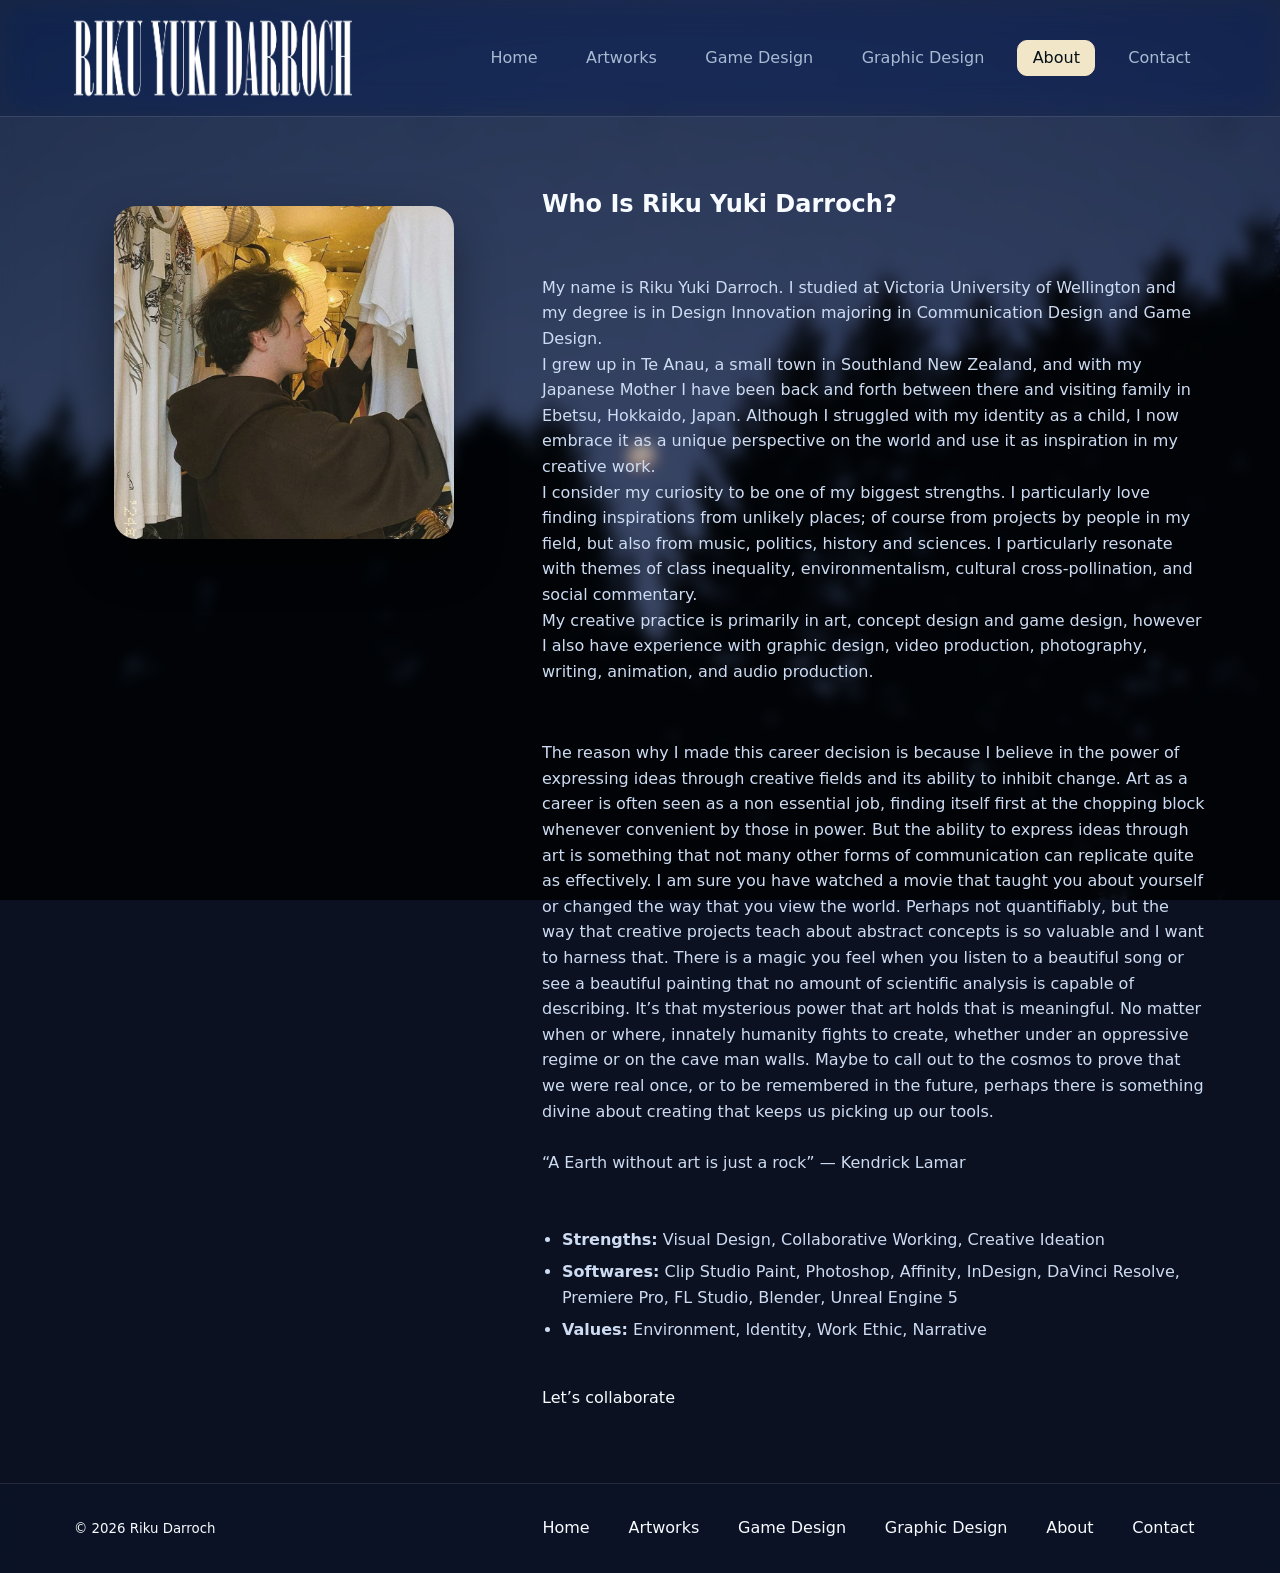
<file: about.html>
<!DOCTYPE html>
<html lang="en">
<head>
  <meta charset="UTF-8" />
  <meta name="viewport" content="width=device-width, initial-scale=1" />
  <title>About — Riku Darroch</title>
  <meta name="description" content="About Riku Darroch — product & visual designer focused on clarity, craft, and outcomes." />
  <link rel="stylesheet" href="styles.css" />
  <style>
    :focus-visible { outline: 2px solid currentColor; outline-offset: 3px; }
    @media (prefers-reduced-motion: reduce) {
      *,*::before,*::after { animation-duration:.01ms!important; transition-duration:.01ms!important; }
    }
  </style>
</head>
<body>

  <!-- Single background pair -->
  <div class="bg-image" aria-hidden="true"></div>
  <div class="bg-blur"  aria-hidden="true"></div>

  <a class="skip-link" href="#main-content">Skip to content</a>

  <header class="site-header" role="banner">
    <div class="container">
      <a class="brand" href="index.html" aria-label="Home">
        <img class="brand-logo" src="LOGO.png" alt="Riku Darroch logo" height="72" />
      </a>

      <nav class="site-nav" aria-label="Primary">
        <button class="nav-toggle" aria-expanded="false" aria-controls="primary-menu">
          <span class="sr-only">Toggle navigation</span>
          <span class="hamburger" aria-hidden="true"></span>
        </button>
        <ul id="primary-menu">
          <li><a href="index.html">Home</a></li>
          <li><a href="artworks.html">Artworks</a></li>
          <li><a href="game-design.html">Game Design</a></li>
          <li><a href="graphic-design.html">Graphic Design</a></li>
          <li><a href="about.html" aria-current="page">About</a></li>
          <li><a href="contact.html">Contact</a></li>
        </ul>
      </nav>
    </div>
  </header>

  <main id="main-content">
    <section class="about" aria-labelledby="about-title">
      <div class="container">
        <div class="about-grid">
          <figure class="about-photo">
            <img src="PORTRAIT.jpg" alt="Portrait of Riku Darroch." loading="lazy" />
          </figure>

          <div class="about-content">
            <h1 id="about-title">Who Is Riku Yuki Darroch?</h1>

            <p>
              My name is Riku Yuki Darroch. I studied at Victoria University of Wellington
              and my degree is in Design Innovation majoring in Communication Design and Game Design.
              <br>
              I grew up in Te Anau, a small town in Southland New Zealand, and with my
              Japanese Mother I have been back and forth between there and visiting
              family in Ebetsu, Hokkaido, Japan. Although I struggled with my identity as a child, I now embrace it as a unique perspective on the world and use it as inspiration in my creative work.
              <br>
              I consider my curiosity to be one of my biggest strengths. I particularly
              love finding inspirations from unlikely places; of course from projects by
              people in my field, but also from music, politics, history and sciences. I
              particularly resonate with themes of class inequality, environmentalism,
              cultural cross-pollination, and social commentary.
              <br>
              My creative practice is primarily in art, concept design and game design, however I also have experience with graphic design, video production, photography, writing, animation, and audio production.
            </p>

            <p>
              The reason why I made this career decision is because I believe in the
              power of expressing ideas through creative fields and its ability to inhibit
              change. Art as a career is often seen as a non essential job, finding itself
              first at the chopping block whenever convenient by those in power. But the
              ability to express ideas through art is something that not many other forms
              of communication can replicate quite as effectively. I am sure you have
              watched a movie that taught you about yourself or changed the way that
              you view the world. Perhaps not quantifiably, but the way that creative
              projects teach about abstract concepts is so valuable and I want to harness
              that. There is a magic you feel when you listen to a beautiful song or
              see a beautiful painting that no amount of scientific analysis is capable
              of describing. It’s that mysterious power that art holds that is meaningful.
              No matter when or where, innately humanity fights to create, whether
              under an oppressive regime or on the cave man walls. Maybe to call out
              to the cosmos to prove that we were real once, or to be remembered in
              the future, perhaps there is something divine about creating that keeps us
              picking up our tools.
              <br><br>
              “A Earth without art is just a rock” — Kendrick Lamar
            </p>

            <ul class="about-list">
              <li><strong>Strengths:</strong> Visual Design, Collaborative Working, Creative Ideation</li>
              <li><strong>Softwares:</strong> Clip Studio Paint, Photoshop, Affinity, InDesign, DaVinci Resolve, Premiere Pro, FL Studio, Blender, Unreal Engine 5</li>
              <li><strong>Values:</strong> Environment, Identity, Work Ethic, Narrative</li>
            </ul>

            <div class="about-cta">
              <a class="button" href="contact.html">Let’s collaborate</a>
            </div>
          </div>
        </div>
      </div>
    </section>
  </main>

  <footer class="site-footer">
    <div class="container footer-grid">
      <small>&copy; <span id="year"></span> Riku Darroch</small>
      <nav aria-label="Footer">
        <ul class="footer-links">
          <li><a href="index.html">Home</a></li>
          <li><a href="artworks.html">Artworks</a></li>
          <li><a href="game-design.html">Game Design</a></li>
          <li><a href="graphic-design.html">Graphic Design</a></li>
          <li><a href="about.html" aria-current="page">About</a></li>
          <li><a href="contact.html">Contact</a></li>
        </ul>
      </nav>
    </div>
  </footer>

  <script>
    document.getElementById('year').textContent = new Date().getFullYear();

    const toggle = document.querySelector('.nav-toggle');
    const menu = document.getElementById('primary-menu');
    if (toggle && menu) {
      toggle.addEventListener('click', () => {
        const expanded = toggle.getAttribute('aria-expanded') === 'true';
        toggle.setAttribute('aria-expanded', String(!expanded));
        menu.classList.toggle('open', !expanded);
      });
    }
  </script>
</body>
</html>
</file>
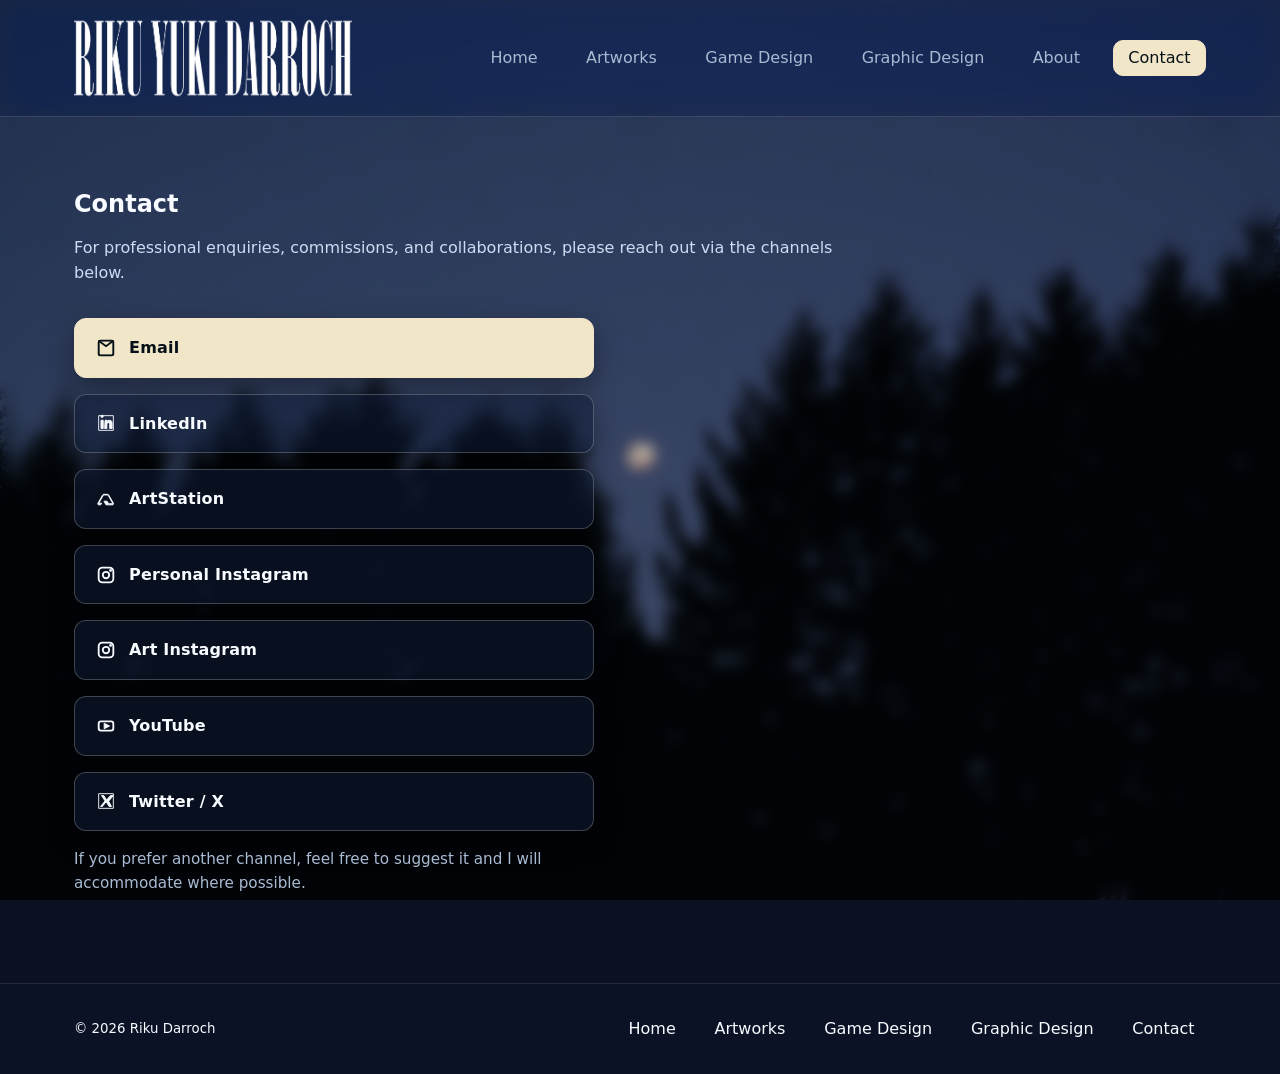
<file: contact.html>
<!DOCTYPE html>
<html lang="en">
<head>
  <meta charset="UTF-8" />
  <meta name="viewport" content="width=device-width, initial-scale=1" />
  <title>Contact — Riku Darroch</title>
  <meta name="description" content="Connect with Riku Darroch for professional enquiries, collaborations, or portfolio reviews." />
  <link rel="stylesheet" href="styles.css" />

  <style>
    :focus-visible { outline: 2px solid currentColor; outline-offset: 3px; }
    @media (prefers-reduced-motion: reduce) {
      *, *::before, *::after { animation-duration: 0.01ms !important; transition-duration: 0.01ms !important; }
    }

    /* ========= Formal contact layout ========= */
    .contact-header { max-width: 760px; }

    .contact-actions {
      display: grid;
      gap: var(--space-4);
      margin-top: var(--space-6);
      max-width: 520px;
    }

    /* ========= BUTTON STYLES ========= */
    .btn-solid {
      display: flex;
      align-items: center;
      gap: 0.75rem;
      width: 100%;
      font-weight: 700;
      letter-spacing: 0.2px;
      padding: 1rem 1.25rem;
      border-radius: 12px;
      color: #061018;
      background: var(--moon);
      border: 1px solid var(--moon);
      box-shadow: 0 10px 28px rgba(0,0,0,0.35);
      transition: transform .15s ease, box-shadow .25s ease, background-color .2s ease;
    }
    .btn-solid:hover,
    .btn-solid:focus-visible {
      transform: translateY(-2px);
      background: #ffe29a;
      border-color: #ffe29a;
      box-shadow: 0 18px 48px rgba(0,0,0,0.55);
    }

    /* Secondary variant */
    .btn-secondary {
      background: rgba(16,26,51,.55);
      border-color: rgba(255,255,255,.22);
      color: var(--text-100);
    }
    .btn-secondary:hover,
    .btn-secondary:focus-visible {
      background: rgba(16,26,51,.70);
      border-color: rgba(255,255,255,.30);
      color: var(--text-100);
    }

    /* Icons: inherit text color */
    .btn-solid svg {
      width: 22px;
      height: 22px;
      flex-shrink: 0;
      stroke: currentColor;
      fill: currentColor;
    }

    .contact-note {
      margin-top: var(--space-4);
      color: var(--text-300);
      font-size: 0.95rem;
      max-width: 520px;
    }
  </style>
</head>

<body>

  <!-- Background -->
  <div class="bg-image" aria-hidden="true"></div>
  <div class="bg-blur" aria-hidden="true"></div>

  <a class="skip-link" href="#main-content">Skip to content</a>

  <!-- Header -->
  <header class="site-header" role="banner">
    <div class="container">
      <a class="brand" href="index.html" aria-label="Home">
        <img class="brand-logo" src="LOGO.png" alt="Riku Darroch logo" height="72" />
      </a>

      <nav class="site-nav" aria-label="Primary">
        <button class="nav-toggle" aria-expanded="false" aria-controls="primary-menu">
          <span class="sr-only">Toggle navigation</span>
          <span class="hamburger" aria-hidden="true"></span>
        </button>
        <ul id="primary-menu">
          <li><a href="index.html">Home</a></li>
          <li><a href="artworks.html">Artworks</a></li>
          <li><a href="game-design.html">Game Design</a></li>
          <li><a href="graphic-design.html">Graphic Design</a></li>
          <li><a href="about.html">About</a></li>
          <li><a aria-current="page" href="contact.html">Contact</a></li>
        </ul>
      </nav>
    </div>
  </header>

  <!-- Main -->
  <main id="main-content">
    <section class="contact" aria-labelledby="contact-title">
      <div class="container">
        <div class="contact-header">
          <h1 id="contact-title">Contact</h1>
          <p class="section-intro">
            For professional enquiries, commissions, and collaborations, please reach out via the channels below.
          </p>
        </div>

        <!-- ===== CONTACT BUTTONS WITH ICONS ===== -->
        <div class="contact-actions" aria-label="Contact methods">

          <!-- Email -->
          <a class="btn-solid" href="mailto:rikuyuki50@gmail.com" rel="noopener">
            <!-- Envelope Icon -->
            <svg viewBox="0 0 24 24" aria-hidden="true">
              <path d="M4 4h16v16H4z" fill="none"/>
              <path d="M4 4l8 6 8-6" stroke-width="2" fill="none"/>
              <rect x="4" y="4" width="16" height="16" rx="2" stroke-width="2" fill="none"/>
            </svg>
            <span>Email</span>
          </a>

          <!-- LinkedIn -->
          <a class="btn-solid btn-secondary" href="https://www.linkedin.com/in/ionikinesis" target="_blank" rel="me external noopener noreferrer" aria-label="View LinkedIn profile">
            <!-- LinkedIn Icon -->
            <svg viewBox="0 0 24 24" aria-hidden="true">
              <path d="M4 4h16v16H4z" fill="none"/>
              <path d="M6.5 9h2.5v9H6.5zM7.75 6A1.25 1.25 0 1 1 7.75 3.5 1.25 1.25 0 0 1 7.75 6zM11 9h2.3v1.3h.1c.3-.6 1-1.3 2.3-1.3 2.5 0 3 1.6 3 3.7V18H16v-4.1c0-1-.1-2.2-1.4-2.2-1.4 0-1.6 1.1-1.6 2.1V18h-2.5z"/>
            </svg>
            <span>LinkedIn</span>
          </a>
          <!-- ArtStation -->
          <a class="btn-solid btn-secondary" href="https://www.artstation.com/reekouu" target="_blank" rel="me external noopener noreferrer" aria-label="View ArtStation portfolio">
            <!-- ArtStation Icon (stylized triangular mark) -->
            <svg viewBox="0 0 24 24" aria-hidden="true">
              <!-- Triangle-like shape reminiscent of ArtStation mark -->
              <path d="M3.2 16.5l5.1-8.8c.3-.5.8-.8 1.3-.8h4a1.6 1.6 0 0 1 1.4.8l5 8.7c.5.9-.1 2-.9 2H12l-2.3-4h3.5l1.6 2.7h4.8L14.3 7.9c-.1-.2-.3-.3-.5-.3H9.6c-.2 0-.4.1-.5.3l-5 8.6h3.2l-1.1 1.9H4.1c-.8 0-1.4-1.1-.9-1.9z"/>
            </svg>
            <span>ArtStation</span>
          </a>
          <!-- personal Instagram -->
          <a class="btn-solid btn-secondary" href="https://www.instagram.com/riku.yuki.darroch" target="_blank" rel="me external noopener noreferrer" aria-label="View Instagram profile">
            <!-- Instagram Icon -->
            <svg viewBox="0 0 24 24" aria-hidden="true">
              <rect x="4" y="4" width="16" height="16" rx="4" stroke-width="2" fill="none"/>
              <circle cx="12" cy="12" r="3.5" stroke-width="2" fill="none"/>
              <circle cx="17" cy="7" r="1.2"/>
            </svg>
            <span> Personal Instagram</span>
          </a>
  <!-- Art Instagram -->
          <a class="btn-solid btn-secondary" href="https://www.instagram.com/Reekouu" target="_blank" rel="me external noopener noreferrer" aria-label="View Instagram profile">
            <!-- Instagram Icon -->
            <svg viewBox="0 0 24 24" aria-hidden="true">
              <rect x="4" y="4" width="16" height="16" rx="4" stroke-width="2" fill="none"/>
              <circle cx="12" cy="12" r="3.5" stroke-width="2" fill="none"/>
              <circle cx="17" cy="7" r="1.2"/>
            </svg>
            <span>Art Instagram</span>
          </a>
          <!-- YouTube -->
          <a class="btn-solid btn-secondary" href="https://www.youtube.com/ioniguess" target="_blank" rel="me external noopener noreferrer" aria-label="View YouTube channel">
            <!-- YouTube Icon -->
            <svg viewBox="0 0 24 24" aria-hidden="true">
              <rect x="4" y="7" width="16" height="10" rx="2.5" stroke-width="2" fill="none"/>
              <polygon points="10,9 16,12 10,15" />
            </svg>
            <span>YouTube</span>
          </a>

          <!-- Twitter / X -->
          <a class="btn-solid btn-secondary" href="https://twitter.com/reekouu" target="_blank" rel="me external noopener noreferrer" aria-label="View Twitter/X profile">
            <!-- “X” Icon (Twitter / X) -->
            <svg viewBox="0 0 24 24" aria-hidden="true">
              <path d="M4 4h16v16H4z" fill="none"/>
              <path d="M6 18l5-6.1L7 6h2.6l3 4.9L16.9 6H20l-5.1 6.3L18 18h-2.6l-3.2-5.2L8 18H6z" />
            </svg>
            <span>Twitter / X</span>
          </a>

        </div>

        <p class="contact-note">
          If you prefer another channel, feel free to suggest it and I will accommodate where possible.
        </p>

      </div>
    </section>
  </main>

  <!-- Footer -->
  <footer class="site-footer">
    <div class="container footer-grid">
      <small>&copy; <span id="year"></span> Riku Darroch</small>
      <nav aria-label="Footer">
        <ul class="footer-links">
          <li><a href="index.html">Home</a></li>
          <li><a href="artworks.html">Artworks</a></li>
          <li><a href="game-design.html">Game Design</a></li>
          <li><a href="graphic-design.html">Graphic Design</a></li>
          <li><a aria-current="page" href="contact.html">Contact</a></li>
        </ul>
      </nav>
    </div>
  </footer>

  <!-- Scripts -->
  <script>
    document.getElementById('year').textContent = new Date().getFullYear();

    const toggle = document.querySelector('.nav-toggle');
    const menu  = document.getElementById('primary-menu');
    if (toggle && menu) {
      toggle.addEventListener('click', () => {
        const expanded = toggle.getAttribute('aria-expanded') === 'true';
        toggle.setAttribute('aria-expanded', String(!expanded));
        menu.classList.toggle('open', !expanded);
      });
    }
  </script>
</body>
</html>
</file>
<file: styles.css>
/*
  styles.css — Dusk Bebop GLASS (Lower-Blur) Theme
  Change request: dial Gaussian blur DOWN for background veil + glass panels.
  - Background photo behind everything
  - Softer blur veil (from 20px → 14px)
  - Glass panels reduced (22/26/20px → 16/18/14px)
  - Corner lens refraction reduced (32px → 22px)
  - No film grain, no logo glow
  Image file: AA592C54-6F62-449D-886C-AB0933FF5377-3468-000000D1F13F3296.jpg
*/

/* =============================
   1) Tokens (solid poster tones)
   ============================= */
:root{
  --ink-900:#07090d;    --ink-800:#0b1120;    --ink-700:#101a33;    --ink-600:#162449;
  --text-100:#f8fbff;   --text-200:#cddcf3;   --text-300:#a9bbd3;
  --moon:#f1e6c7;       --cyan:#00e0ff;       --teal:#5fe3c9;       --coral:#ff5470;
  --line-1:#283a60;     --line-0:#1f2c49;
  --radius:14px; --radius-lg:22px;
  --shadow-0:0 10px 24px rgba(0,0,0,.30);
  --shadow-1:0 20px 48px rgba(0,0,0,.40);
  --max-w:1180px;
  --space-1:.25rem; --space-2:.5rem; --space-3:.75rem; --space-4:1rem; --space-5:1.5rem; --space-6:2rem; --space-7:3rem; --space-8:4.5rem;
  --font: ui-sans-serif, system-ui, -apple-system, Segoe UI, Inter, Roboto, Helvetica, Arial, "Apple Color Emoji", "Segoe UI Emoji";
}
@media (prefers-color-scheme: dark){ :root{ color-scheme: dark; } }

/* =============================
   2) Base
   ============================= */
*{ box-sizing:border-box; }
html,body{ height:100%; }
body{ margin:0; font-family:var(--font); line-height:1.6; color:var(--text-100); background: var(--ink-800); position:relative; overflow-x:hidden; }
img{ display:block; max-width:100%; height:auto; border-radius:calc(var(--radius) - 4px); }
a{ color:inherit; text-decoration:none; }
p{ color:var(--text-200); }

h1,h2,h3{ line-height:1.2; margin:0 0 var(--space-4); color:var(--text-100); }
.lead{ font-size:1.15rem; color:var(--text-100); }
.muted{ color:var(--text-300); }

.container{ width:100%; max-width:var(--max-w); margin-inline:auto; padding:0 var(--space-5); position:relative; z-index:3; }
.grid{ display:grid; gap:var(--space-6); }

:focus-visible{ outline:2px solid var(--cyan); outline-offset:3px; }
.skip-link{ position:absolute; left:-9999px; top:auto; width:1px; height:1px; overflow:hidden; z-index:10; }
.skip-link:focus-visible{ left:var(--space-4); top:var(--space-4); padding:var(--space-3) var(--space-4); background:var(--cyan); color:#001018; border-radius:8px; font-weight:800; }

/* =============================
   3) Background layers
   ============================= */
.bg-image{
  position:fixed; inset:0; z-index:0;
  background-image:url('AA592C54-6F62-449D-886C-AB0933FF5377-3468-000000D1F13F3296.jpg');
  background-size:cover; background-position:center 40%; background-repeat:no-repeat; transform:translateZ(0);
}
.bg-blur{
  position:fixed; inset:0; z-index:1;
  background-color: rgba(5, 10, 20, .30);
  backdrop-filter: blur(7px);
  -webkit-backdrop-filter: blur(14px);
}

/* =============================
   4) Glass system (reduced blur) + corner refraction
   ============================= */
.glass{
  position: relative; background-color: rgba(16, 26, 51, .36);
  border: 1px solid rgba(255,255,255,.18); border-radius: var(--radius-lg,22px);
  box-shadow: var(--shadow-0);
  backdrop-filter: blur(16px) saturate(145%) contrast(110%);
  -webkit-backdrop-filter: blur(16px) saturate(145%) contrast(110%);
}
.glass--heavy{ backdrop-filter: blur(18px) saturate(155%) contrast(112%); -webkit-backdrop-filter: blur(18px) saturate(155%) contrast(112%); }

.glass::before{
  content:""; position:absolute; inset:0; pointer-events:none; border-radius:inherit;
  backdrop-filter: blur(22px) saturate(160%);
  -webkit-backdrop-filter: blur(22px) saturate(160%);
  -webkit-mask:
    radial-gradient(30px 30px at 16px 16px, #000 96%, transparent 100%),
    radial-gradient(30px 30px at calc(100% - 16px) 16px, #000 96%, transparent 100%),
    radial-gradient(30px 30px at 16px calc(100% - 16px), #000 96%, transparent 100%),
    radial-gradient(30px 30px at calc(100% - 16px) calc(100% - 16px), #000 96%, transparent 100%);
  mask:
    radial-gradient(30px 30px at 16px 16px, #000 96%, transparent 100%),
    radial-gradient(30px 30px at calc(100% - 16px) 16px, #000 96%, transparent 100%),
    radial-gradient(30px 30px at 16px calc(100% - 16px), #000 96%, transparent 100%),
    radial-gradient(30px 30px at calc(100% - 16px) calc(100% - 16px), #000 96%, transparent 100%);
  box-shadow: inset 0 0 0 1px rgba(255,255,255,.06), inset 0 0 28px rgba(255,255,255,.05);
}
.glass::after{ content:""; position:absolute; inset:0; pointer-events:none; border-radius:inherit; border:1px solid rgba(255,255,255,.08); clip-path: inset(1px round calc(var(--radius-lg,22px) - 1px)); opacity:.9; }

/* =============================
   5) Header / Nav — glass, no glow
   ============================= */
/* Brand image logo — cleaner, bigger, no border */
.brand-logo{
  display:block;
  height:72px;           /* INCREASED size (was 56px) */
  width:auto;
  border-radius:0;       /* remove rounding */
  border:none;           /* remove border */
  box-shadow:none;       /* remove shadow */
  background:transparent;
  object-fit:contain;
}

/* Even larger on desktops */
@media (min-width: 900px){
  .brand-logo{
    height:84px;        /* looks great on wide navbars */
  }
}

/* Smaller on narrow phones */
@media (max-width: 480px){
  .brand-logo{
    height:60px;
  }
}

.site-header{
  position:sticky; top:0; z-index:5;
  background-color: rgba(16, 26, 51, .30);
  border-bottom:1px solid rgba(255,255,255,.14);
  backdrop-filter: blur(16px) saturate(145%) contrast(108%);
  -webkit-backdrop-filter: blur(16px) saturate(145%) contrast(108%);
}
.site-header .container{ display:flex; align-items:center; justify-content:space-between; padding:1.0rem var(--space-5); }
.brand{ display:flex; align-items:center; gap:.9rem; text-decoration:none; }

.site-nav ul{ list-style:none; display:flex; align-items:center; gap:1.1rem; margin:0; padding:0; }
.site-nav a{ display:inline-block; padding:.55rem .9rem; line-height:1; border-radius:10px; color:var(--text-300); border:1px solid transparent; }
.site-nav a:hover, .site-nav a:focus-visible{ color:var(--text-100); background-color: rgba(22,36,73,.40); border-color: rgba(255,255,255,.16); box-shadow: 0 6px 16px rgba(0,0,0,.22); }
.site-nav a[aria-current="page"]{ color:#061018; background-color: var(--moon); border-color: var(--moon); }

.nav-toggle{ display:none; width:52px; height:52px; border-radius:12px; border:1px solid rgba(255,255,255,.16); background-color: rgba(22,36,73,.40); color:var(--text-100); backdrop-filter: blur(8px); -webkit-backdrop-filter: blur(8px); }
.hamburger{ width:22px; height:2px; background:currentColor; position:relative; }
.hamburger::before,.hamburger::after{ content:""; position:absolute; left:0; width:22px; height:2px; background:currentColor; }
.hamburger::before{ top:-7px; } .hamburger::after{ top:7px; }
@media (max-width:900px){
  .nav-toggle{ display:block; }
  .site-nav ul{ position:absolute; right:var(--space-5); top: calc(56px + 18px); display:none; flex-direction:column; gap:.7rem; background-color: rgba(16,26,51,.38); border:1px solid rgba(255,255,255,.16); padding:.9rem; border-radius:14px; min-width:230px; backdrop-filter: blur(12px) saturate(135%); -webkit-backdrop-filter: blur(12px) saturate(135%); box-shadow: var(--shadow-1); }
  .site-nav ul.open{ display:flex; }
  .site-nav a{ width:100%; }
}

/* =============================
   6) Sections
   ============================= */
section{ padding: var(--space-8) 0; border-top: 1px solid rgba(255,255,255,.08); }
.hero{ padding: var(--space-8) 0 var(--space-7); border-top:none; }
.hero .container{ display:grid; grid-template-columns:1.2fr 1fr; gap: var(--space-7); align-items:center; }
@media (max-width:960px){ .hero .container{ grid-template-columns:1fr; } }
.hero-figure img{ border-radius: var(--radius-lg); box-shadow: var(--shadow-1); }
.hero-cta{ display:flex; gap: var(--space-4); margin-top: var(--space-5); }

/* =============================
   7) Cards / Grids — glass panels
   ============================= */
.grid-portfolio{ grid-template-columns:repeat(2,minmax(0,1fr)); }
@media (max-width:900px){ .grid-portfolio{ grid-template-columns:1fr; } }
.card{ position:relative; overflow:hidden; border-radius: var(--radius-lg); border:1px solid rgba(255,255,255,.18); background-color: rgba(16,26,51,.32); backdrop-filter: blur(14px) saturate(140%) contrast(108%); -webkit-backdrop-filter: blur(14px) saturate(140%) contrast(108%); box-shadow: var(--shadow-0); transition: transform .15s ease, box-shadow .2s ease, background-color .2s ease; }
.card:hover{ background-color: rgba(16,26,51,.38); transform: translateY(-2px); box-shadow: 0 18px 44px rgba(0,0,0,.40); }
.card.glass{}

.project-thumb img{ aspect-ratio:16/10; object-fit:cover; }
.project-meta{ padding: var(--space-5); }
.project-title{ margin: 0 0 var(--space-2); }
.project-tags{ color: var(--text-300); font-size:.95rem; margin:0 0 var(--space-2); }
.project-blurb{ color: var(--text-200); margin:0 0 var(--space-4); }
.project-cta{ color: var(--teal); font-weight:800; }

/* =============================
   8) Forms — inset glass fields
   ============================= */
.contact-form{ display:grid; gap: var(--space-4); max-width: 720px; }
.form-row{ display:grid; gap:.5rem; }
input,textarea{ width:100%; padding:.95rem 1rem; border-radius:12px; border:1px solid rgba(255,255,255,.16); background-color: rgba(16,26,51,.32); color:var(--text-100); backdrop-filter: blur(12px) saturate(135%); -webkit-backdrop-filter: blur(12px) saturate(135%); }
input::placeholder,textarea::placeholder{ color:#8ea0bd; }
input:focus-visible,textarea:focus-visible{ border-color: var(--cyan); outline-color: var(--cyan); }
/* ===== About page layout (image left, text right) ===== */
/* ===== About page layout (image left, text right) ===== */
.about-grid{
  display: grid;
  /* ⬆️ Increase the image column width to ~halfway back to original */
  grid-template-columns: min(420px, 45vw) 1fr; /* image ~420px max, up to 45% of viewport */
  gap: var(--space-7);
  align-items: start;
}

/* Portrait column — allow larger max width */
.about-photo{
  max-width: 420px;      /* was 280px; bigger but still controlled */
}
.about-photo img{
  width: 100%;
  height: auto;
  border-radius: var(--radius-lg);
  box-shadow: var(--shadow-1);
  object-fit: cover;
}

/* Text column */
.about-content{
  display: grid;
  gap: var(--space-5);
}

/* Tighter list spacing */
.about-list{
  margin: var(--space-3) 0;
  padding-left: 1.25em;
  color: var(--text-200);
}
.about-list li{ margin-bottom: .4rem; }

/* Responsive: stack on small screens */
@media (max-width: 900px){
  .about-grid{
    grid-template-columns: 1fr;
  }
  /* On small screens, keep the image a bit larger but still balanced */
  .about-photo{
    max-width: 520px;    /* allow a touch more width when stacked */
    margin-inline: auto; /* center the image above the text */
  }
}

/* =============================
   9) Footer — glass strip
   ============================= */
.site-footer{ border-top:1px solid rgba(255,255,255,.10); background-color: rgba(16,26,51,.30); backdrop-filter: blur(10px); -webkit-backdrop-filter: blur(10px); padding: var(--space-6) 0; }
.footer-grid{ display:flex; align-items:center; justify-content:space-between; gap:1rem; }
.footer-links{ list-style:none; display:flex; align-items:center; gap:1rem; margin:0; padding:0; }
.footer-links a{ padding:.45rem .65rem; border-radius:8px; border:1px solid transparent; }
.footer-links a:hover{ background-color: rgba(22,36,73,.36); border-color: rgba(255,255,255,.16); }
/* Tilt-on-hover: local 3D context for each card */
.wheel-card{
  transform: perspective(900px) rotateX(var(--tiltX, 0deg)) rotateY(var(--tiltY, 0deg));
  transform-style: preserve-3d;
  transition: transform 120ms ease;
  will-change: transform;
  pointer-events: auto; /* make sure the card can receive pointer events */
}
</file>
